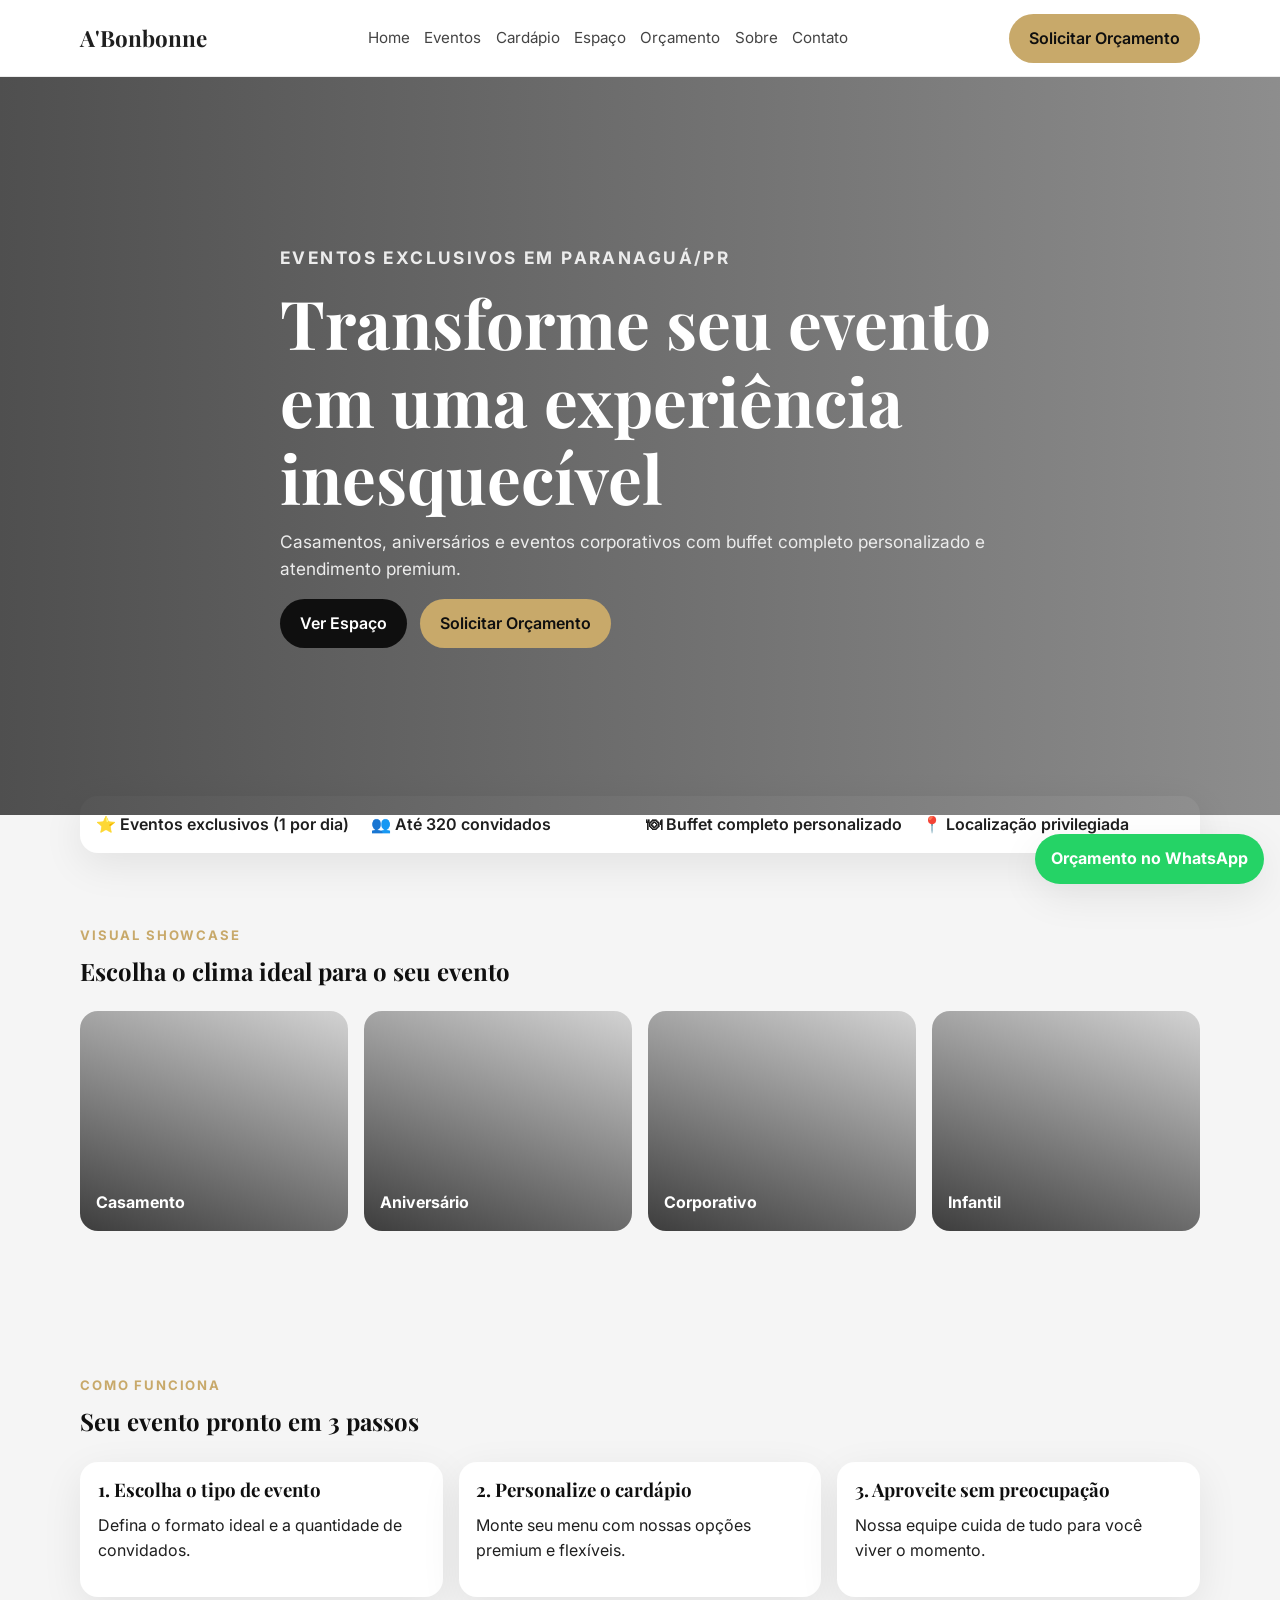
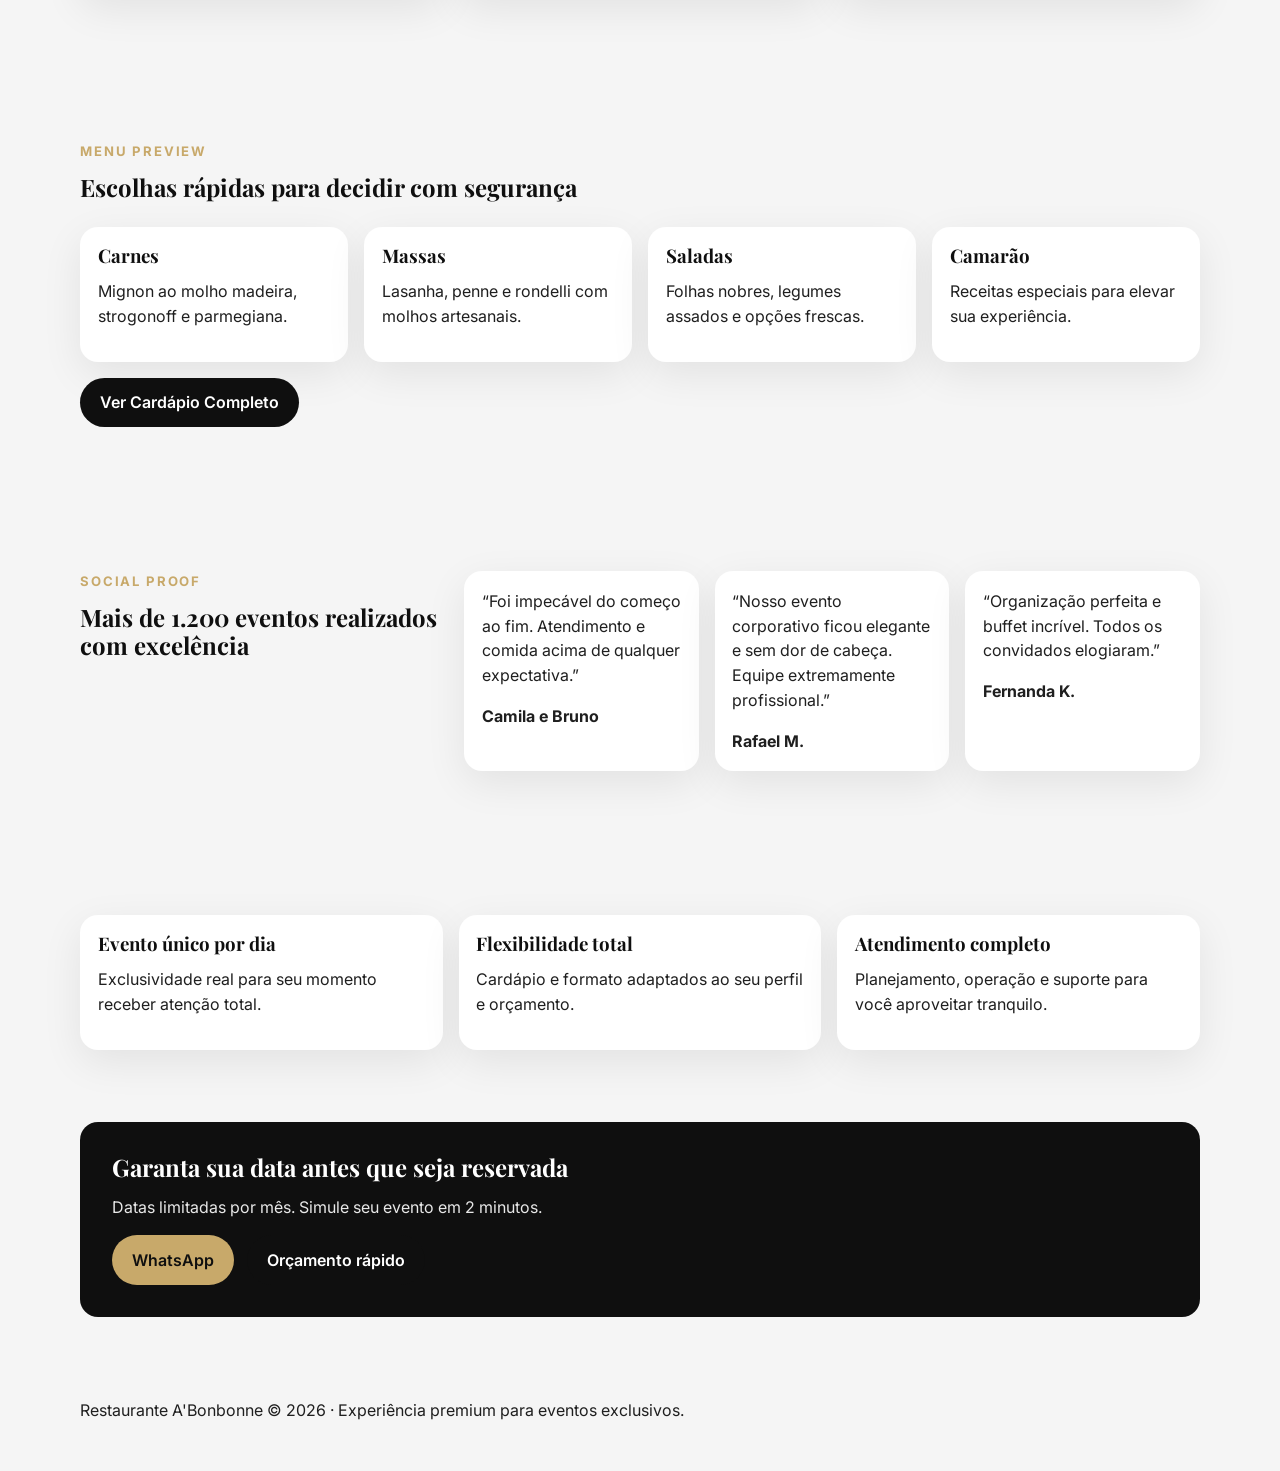
<file: index.html>
<!DOCTYPE html>
<html lang="pt-BR">
  <head>
    <meta charset="UTF-8" />
    <meta name="viewport" content="width=device-width, initial-scale=1.0" />
    <title>A'Bonbonne | Experiência premium para eventos exclusivos</title>
    <meta name="description" content="Eventos exclusivos, buffet personalizado e estrutura premium em Paranaguá/PR." />
    <link rel="preconnect" href="https://fonts.googleapis.com" />
    <link rel="preconnect" href="https://fonts.gstatic.com" crossorigin />
    <link href="https://fonts.googleapis.com/css2?family=Inter:wght@400;500;600;700&family=Playfair+Display:wght@600;700;800&display=swap" rel="stylesheet" />
    <link rel="stylesheet" href="styles.css" />
  </head>
  <body>
    <header class="site-header">
      <div class="container nav-wrap">
        <a class="brand" href="index.html">A'Bonbonne</a>
        <nav>
          <a href="index.html">Home</a>
          <a href="eventos.html">Eventos</a>
          <a href="cardapio.html">Cardápio</a>
          <a href="espaco.html">Espaço</a>
          <a href="orcamento.html">Orçamento</a>
          <a href="sobre.html">Sobre</a>
          <a href="contato.html">Contato</a>
        </nav>
        <a class="btn btn-primary" href="orcamento.html">Solicitar Orçamento</a>
      </div>
    </header>

    <main>
      <section class="hero-video">
        <div class="overlay"></div>
        <video autoplay muted loop playsinline poster="https://images.unsplash.com/photo-1519741497674-611481863552?q=80&w=1600&auto=format&fit=crop">
          <source src="https://cdn.coverr.co/videos/coverr-wedding-toast-5174/1080p.mp4" type="video/mp4" />
        </video>
        <div class="container hero-content">
          <p class="eyebrow">Eventos exclusivos em Paranaguá/PR</p>
          <h1>Transforme seu evento em uma experiência inesquecível</h1>
          <p>Casamentos, aniversários e eventos corporativos com buffet completo personalizado e atendimento premium.</p>
          <div class="hero-actions">
            <a class="btn btn-secondary" href="espaco.html">Ver Espaço</a>
            <a class="btn btn-primary" href="orcamento.html">Solicitar Orçamento</a>
          </div>
        </div>
      </section>

      <section class="trust-strip container">
        <article>⭐ Eventos exclusivos (1 por dia)</article>
        <article>👥 Até 320 convidados</article>
        <article>🍽 Buffet completo personalizado</article>
        <article>📍 Localização privilegiada</article>
      </section>

      <section class="container section">
        <div class="section-head">
          <p class="eyebrow">Visual Showcase</p>
          <h2>Escolha o clima ideal para o seu evento</h2>
        </div>
        <div class="gallery-grid">
          <a class="gallery-card" href="eventos.html#casamentos"><span>Casamento</span></a>
          <a class="gallery-card" href="eventos.html#aniversarios"><span>Aniversário</span></a>
          <a class="gallery-card" href="eventos.html#corporativo"><span>Corporativo</span></a>
          <a class="gallery-card" href="eventos.html#infantil"><span>Infantil</span></a>
        </div>
      </section>

      <section class="container section steps">
        <div class="section-head">
          <p class="eyebrow">Como funciona</p>
          <h2>Seu evento pronto em 3 passos</h2>
        </div>
        <div class="cards-3">
          <article><h3>1. Escolha o tipo de evento</h3><p>Defina o formato ideal e a quantidade de convidados.</p></article>
          <article><h3>2. Personalize o cardápio</h3><p>Monte seu menu com nossas opções premium e flexíveis.</p></article>
          <article><h3>3. Aproveite sem preocupação</h3><p>Nossa equipe cuida de tudo para você viver o momento.</p></article>
        </div>
      </section>

      <section class="container section">
        <div class="section-head">
          <p class="eyebrow">Menu preview</p>
          <h2>Escolhas rápidas para decidir com segurança</h2>
        </div>
        <div class="menu-cards">
          <article><h3>Carnes</h3><p>Mignon ao molho madeira, strogonoff e parmegiana.</p></article>
          <article><h3>Massas</h3><p>Lasanha, penne e rondelli com molhos artesanais.</p></article>
          <article><h3>Saladas</h3><p>Folhas nobres, legumes assados e opções frescas.</p></article>
          <article><h3>Camarão</h3><p>Receitas especiais para elevar sua experiência.</p></article>
        </div>
        <a class="btn btn-secondary" href="cardapio.html">Ver Cardápio Completo</a>
      </section>

      <section class="container section social-proof">
        <div>
          <p class="eyebrow">Social proof</p>
          <h2>Mais de 1.200 eventos realizados com excelência</h2>
        </div>
        <div class="testimonials">
          <article><p>“Foi impecável do começo ao fim. Atendimento e comida acima de qualquer expectativa.”</p><strong>Camila e Bruno</strong></article>
          <article><p>“Nosso evento corporativo ficou elegante e sem dor de cabeça. Equipe extremamente profissional.”</p><strong>Rafael M.</strong></article>
          <article><p>“Organização perfeita e buffet incrível. Todos os convidados elogiaram.”</p><strong>Fernanda K.</strong></article>
        </div>
      </section>

      <section class="container section differential cards-3">
        <article><h3>Evento único por dia</h3><p>Exclusividade real para seu momento receber atenção total.</p></article>
        <article><h3>Flexibilidade total</h3><p>Cardápio e formato adaptados ao seu perfil e orçamento.</p></article>
        <article><h3>Atendimento completo</h3><p>Planejamento, operação e suporte para você aproveitar tranquilo.</p></article>
      </section>

      <section class="container final-cta">
        <h2>Garanta sua data antes que seja reservada</h2>
        <p>Datas limitadas por mês. Simule seu evento em 2 minutos.</p>
        <div class="hero-actions">
          <a class="btn btn-primary" href="https://wa.me/554134222897?text=Ol%C3%A1%2C%20quero%20reservar%20uma%20data%20para%20evento" target="_blank" rel="noopener">WhatsApp</a>
          <a class="btn btn-secondary" href="orcamento.html">Orçamento rápido</a>
        </div>
      </section>
    </main>

    <a class="floating-whatsapp" href="https://wa.me/554134222897?text=Ol%C3%A1%2C%20quero%20simular%20meu%20evento" target="_blank" rel="noopener">Orçamento no WhatsApp</a>

    <footer class="site-footer">
      <div class="container">
        <p>Restaurante A'Bonbonne © 2026 · Experiência premium para eventos exclusivos.</p>
      </div>
    </footer>

    <script src="script.js"></script>
  </body>
</html>
</file>
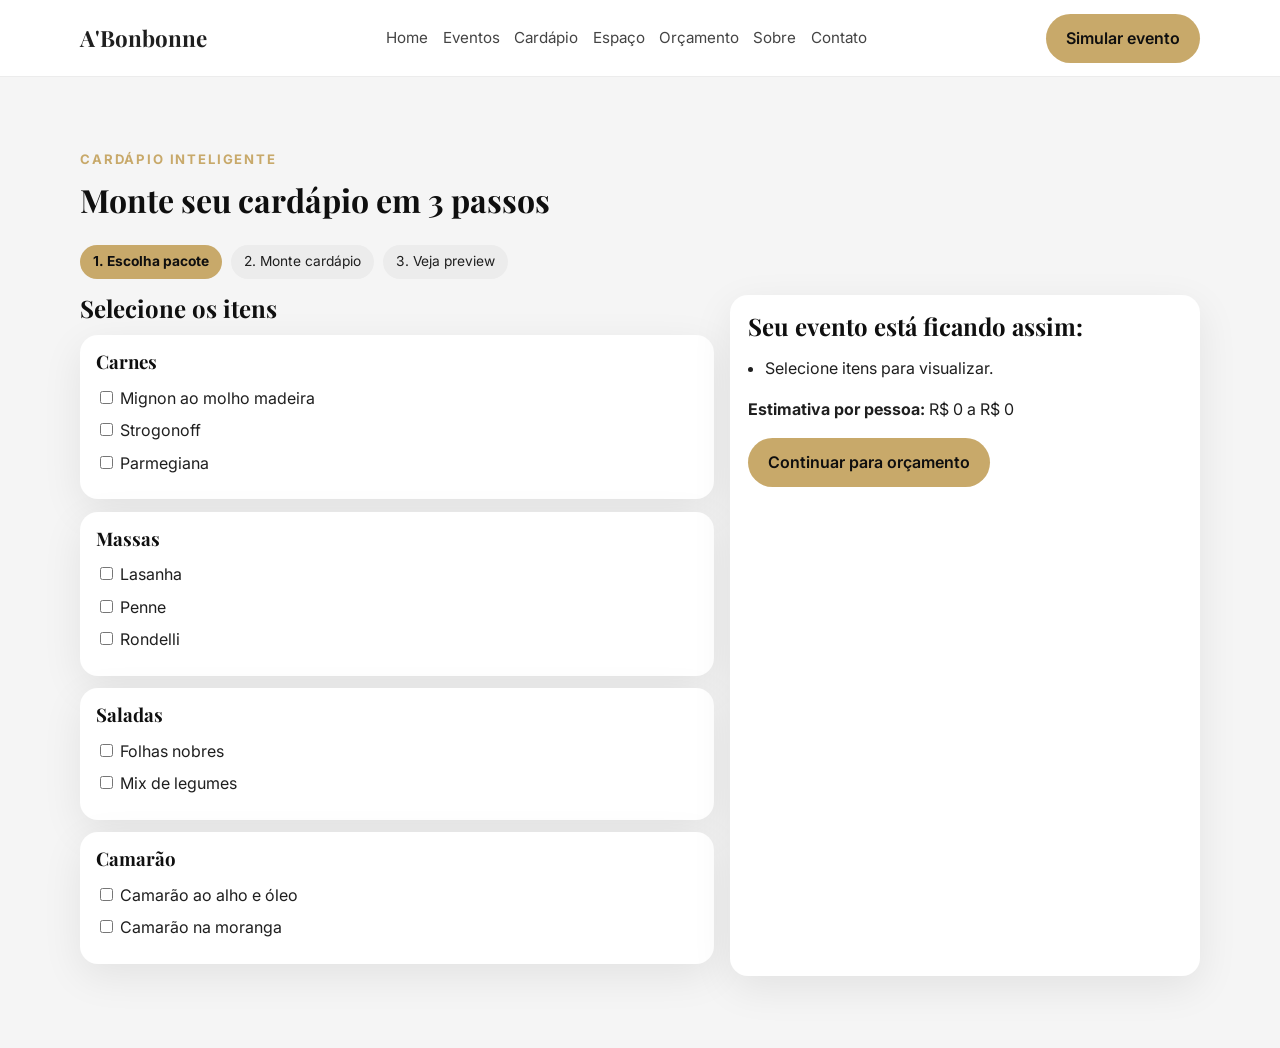
<file: cardapio.html>
<!DOCTYPE html>
<html lang="pt-BR">
  <head>
    <meta charset="UTF-8" />
    <meta name="viewport" content="width=device-width, initial-scale=1.0" />
    <title>Cardápio | A'Bonbonne</title>
    <link rel="preconnect" href="https://fonts.googleapis.com" />
    <link rel="preconnect" href="https://fonts.gstatic.com" crossorigin />
    <link href="https://fonts.googleapis.com/css2?family=Inter:wght@400;500;600;700&family=Playfair+Display:wght@600;700;800&display=swap" rel="stylesheet" />
    <link rel="stylesheet" href="styles.css" />
  </head>
  <body>
    <header class="site-header"><div class="container nav-wrap"><a class="brand" href="index.html">A'Bonbonne</a><nav><a href="index.html">Home</a><a href="eventos.html">Eventos</a><a href="cardapio.html">Cardápio</a><a href="espaco.html">Espaço</a><a href="orcamento.html">Orçamento</a><a href="sobre.html">Sobre</a><a href="contato.html">Contato</a></nav><a class="btn btn-primary" href="orcamento.html">Simular evento</a></div></header>
    <main class="container section">
      <div class="section-head"><p class="eyebrow">Cardápio inteligente</p><h1>Monte seu cardápio em 3 passos</h1></div>
      <div class="steps-indicator"><span class="active">1. Escolha pacote</span><span>2. Monte cardápio</span><span>3. Veja preview</span></div>
      <section class="menu-builder">
        <div>
          <h2>Selecione os itens</h2>
          <div class="check-group"><h3>Carnes</h3><label><input type="checkbox" data-price="42" /> Mignon ao molho madeira</label><label><input type="checkbox" data-price="34" /> Strogonoff</label><label><input type="checkbox" data-price="30" /> Parmegiana</label></div>
          <div class="check-group"><h3>Massas</h3><label><input type="checkbox" data-price="28" /> Lasanha</label><label><input type="checkbox" data-price="24" /> Penne</label><label><input type="checkbox" data-price="29" /> Rondelli</label></div>
          <div class="check-group"><h3>Saladas</h3><label><input type="checkbox" data-price="18" /> Folhas nobres</label><label><input type="checkbox" data-price="16" /> Mix de legumes</label></div>
          <div class="check-group"><h3>Camarão</h3><label><input type="checkbox" data-price="48" /> Camarão ao alho e óleo</label><label><input type="checkbox" data-price="54" /> Camarão na moranga</label></div>
        </div>
        <aside class="builder-preview">
          <h2>Seu evento está ficando assim:</h2>
          <ul id="menu-selection"><li>Selecione itens para visualizar.</li></ul>
          <p><strong>Estimativa por pessoa:</strong> <span id="price-range">R$ 0 a R$ 0</span></p>
          <a class="btn btn-primary" href="orcamento.html">Continuar para orçamento</a>
        </aside>
      </section>
    </main>
    <script src="script.js"></script>
  </body>
</html>
</file>
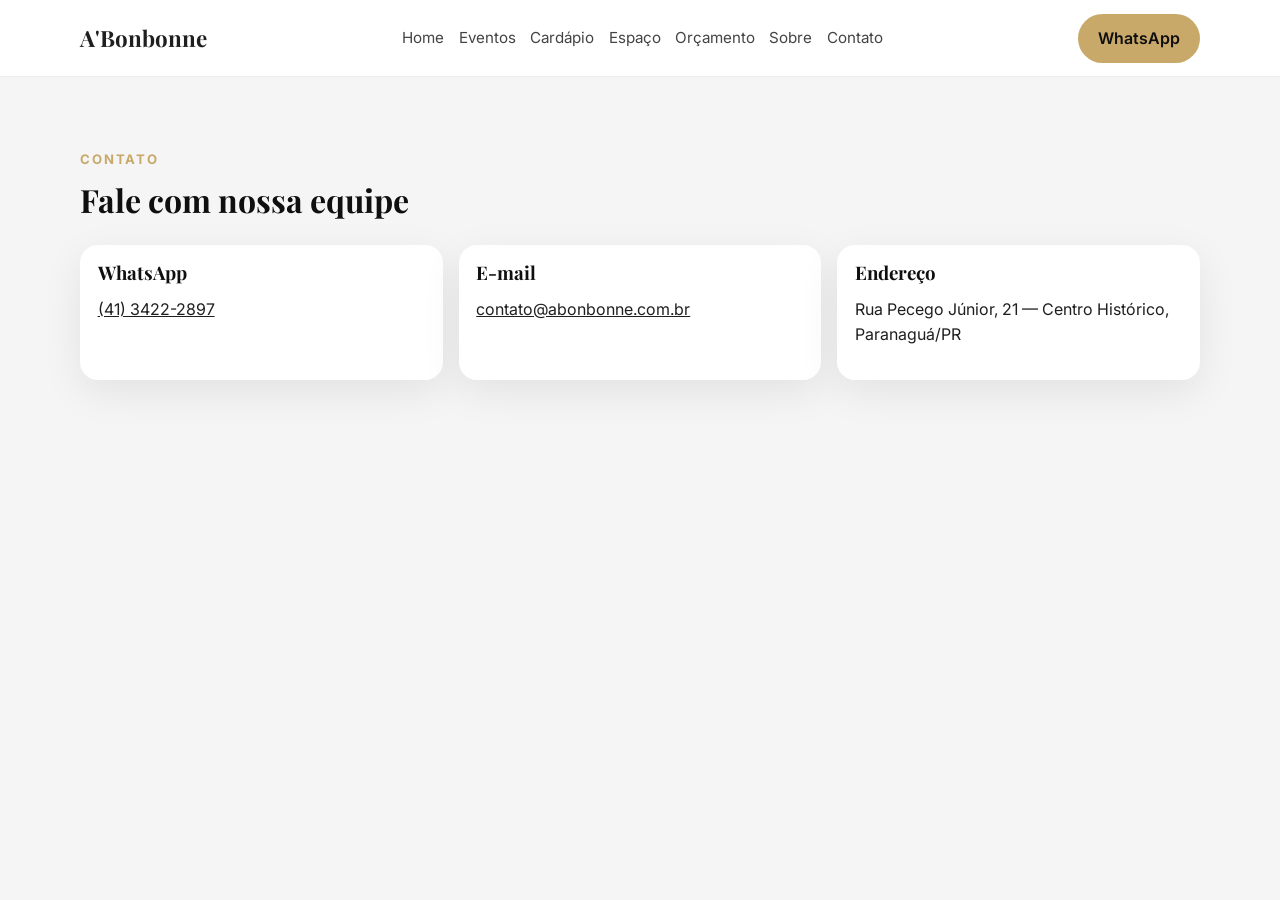
<file: contato.html>
<!DOCTYPE html>
<html lang="pt-BR">
  <head>
    <meta charset="UTF-8" />
    <meta name="viewport" content="width=device-width, initial-scale=1.0" />
    <title>Contato | A'Bonbonne</title>
    <link rel="preconnect" href="https://fonts.googleapis.com" />
    <link rel="preconnect" href="https://fonts.gstatic.com" crossorigin />
    <link href="https://fonts.googleapis.com/css2?family=Inter:wght@400;500;600;700&family=Playfair+Display:wght@600;700;800&display=swap" rel="stylesheet" />
    <link rel="stylesheet" href="styles.css" />
  </head>
  <body>
    <header class="site-header"><div class="container nav-wrap"><a class="brand" href="index.html">A'Bonbonne</a><nav><a href="index.html">Home</a><a href="eventos.html">Eventos</a><a href="cardapio.html">Cardápio</a><a href="espaco.html">Espaço</a><a href="orcamento.html">Orçamento</a><a href="sobre.html">Sobre</a><a href="contato.html">Contato</a></nav><a class="btn btn-primary" href="https://wa.me/554134222897" target="_blank" rel="noopener">WhatsApp</a></div></header>
    <main class="container section">
      <div class="section-head"><p class="eyebrow">Contato</p><h1>Fale com nossa equipe</h1></div>
      <div class="cards-3">
        <article><h3>WhatsApp</h3><p><a href="https://wa.me/554134222897" target="_blank" rel="noopener">(41) 3422-2897</a></p></article>
        <article><h3>E-mail</h3><p><a href="mailto:contato@abonbonne.com.br">contato@abonbonne.com.br</a></p></article>
        <article><h3>Endereço</h3><p>Rua Pecego Júnior, 21 — Centro Histórico, Paranaguá/PR</p></article>
      </div>
    </main>
  </body>
</html>
</file>
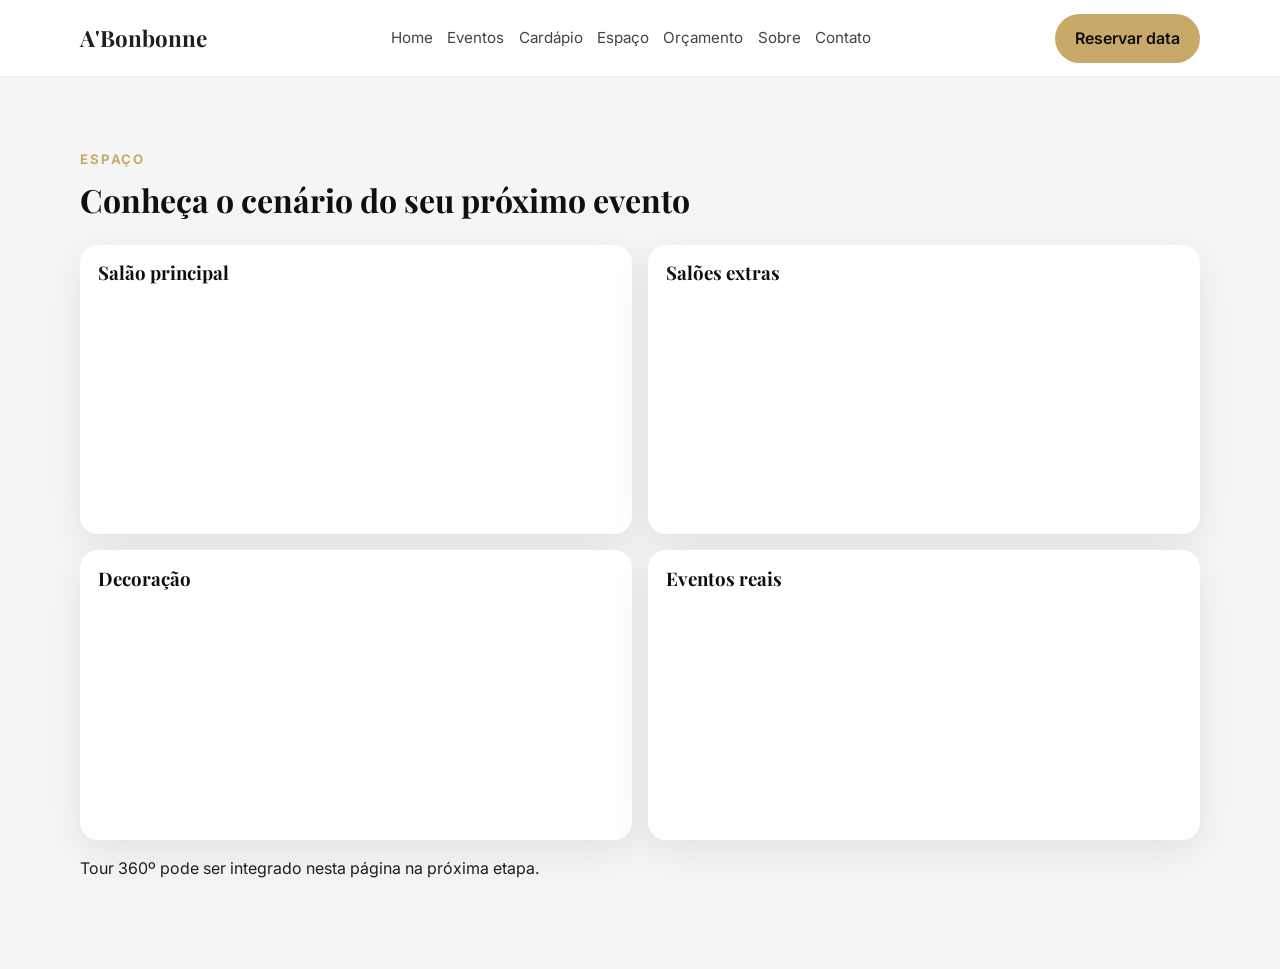
<file: espaco.html>
<!DOCTYPE html>
<html lang="pt-BR">
  <head>
    <meta charset="UTF-8" />
    <meta name="viewport" content="width=device-width, initial-scale=1.0" />
    <title>Espaço | A'Bonbonne</title>
    <link rel="preconnect" href="https://fonts.googleapis.com" />
    <link rel="preconnect" href="https://fonts.gstatic.com" crossorigin />
    <link href="https://fonts.googleapis.com/css2?family=Inter:wght@400;500;600;700&family=Playfair+Display:wght@600;700;800&display=swap" rel="stylesheet" />
    <link rel="stylesheet" href="styles.css" />
  </head>
  <body>
    <header class="site-header"><div class="container nav-wrap"><a class="brand" href="index.html">A'Bonbonne</a><nav><a href="index.html">Home</a><a href="eventos.html">Eventos</a><a href="cardapio.html">Cardápio</a><a href="espaco.html">Espaço</a><a href="orcamento.html">Orçamento</a><a href="sobre.html">Sobre</a><a href="contato.html">Contato</a></nav><a class="btn btn-primary" href="orcamento.html">Reservar data</a></div></header>
    <main class="container section">
      <div class="section-head"><p class="eyebrow">Espaço</p><h1>Conheça o cenário do seu próximo evento</h1></div>
      <div class="venue-grid">
        <article><h3>Salão principal</h3><div class="ph ph1"></div></article>
        <article><h3>Salões extras</h3><div class="ph ph2"></div></article>
        <article><h3>Decoração</h3><div class="ph ph3"></div></article>
        <article><h3>Eventos reais</h3><div class="ph ph4"></div></article>
      </div>
      <p class="tour-note">Tour 360º pode ser integrado nesta página na próxima etapa.</p>
    </main>
  </body>
</html>
</file>
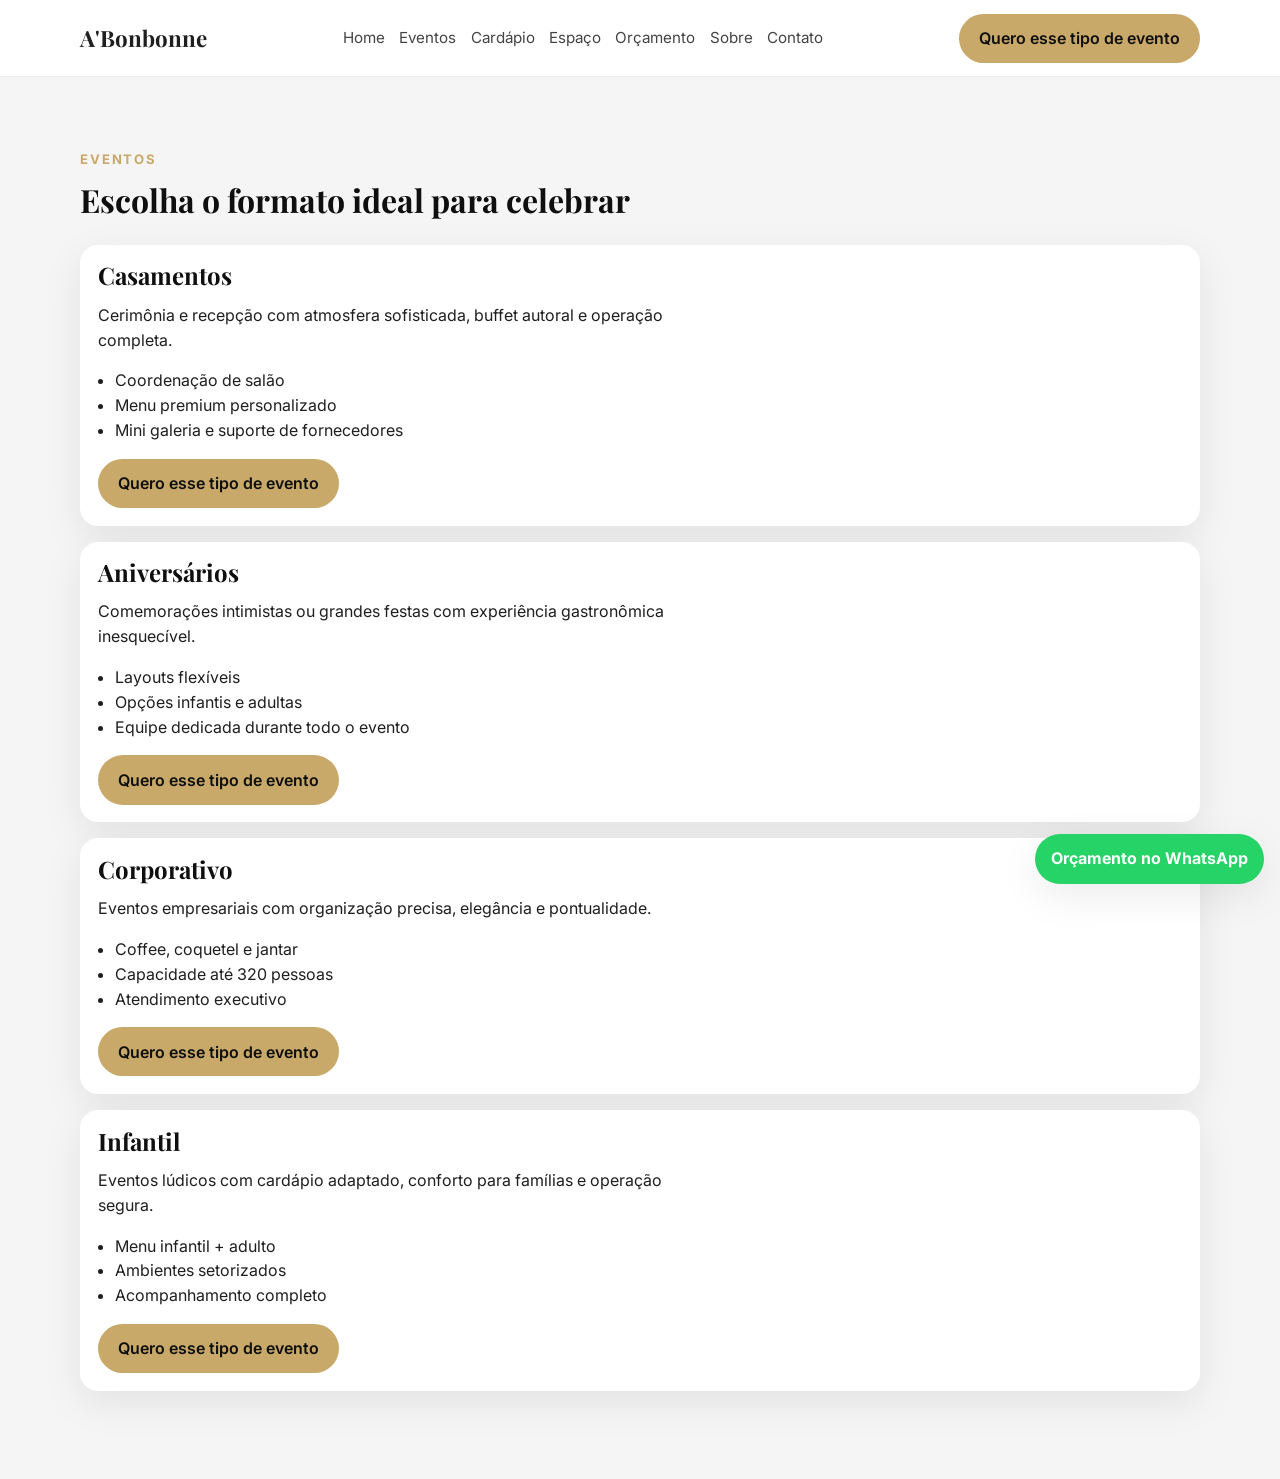
<file: eventos.html>
<!DOCTYPE html>
<html lang="pt-BR">
  <head>
    <meta charset="UTF-8" />
    <meta name="viewport" content="width=device-width, initial-scale=1.0" />
    <title>Eventos | A'Bonbonne</title>
    <link rel="preconnect" href="https://fonts.googleapis.com" />
    <link rel="preconnect" href="https://fonts.gstatic.com" crossorigin />
    <link href="https://fonts.googleapis.com/css2?family=Inter:wght@400;500;600;700&family=Playfair+Display:wght@600;700;800&display=swap" rel="stylesheet" />
    <link rel="stylesheet" href="styles.css" />
  </head>
  <body>
    <header class="site-header"><div class="container nav-wrap"><a class="brand" href="index.html">A'Bonbonne</a><nav><a href="index.html">Home</a><a href="eventos.html">Eventos</a><a href="cardapio.html">Cardápio</a><a href="espaco.html">Espaço</a><a href="orcamento.html">Orçamento</a><a href="sobre.html">Sobre</a><a href="contato.html">Contato</a></nav><a class="btn btn-primary" href="orcamento.html">Quero esse tipo de evento</a></div></header>
    <main class="container section">
      <div class="section-head"><p class="eyebrow">Eventos</p><h1>Escolha o formato ideal para celebrar</h1></div>
      <section id="casamentos" class="event-type"><div><h2>Casamentos</h2><p>Cerimônia e recepção com atmosfera sofisticada, buffet autoral e operação completa.</p><ul><li>Coordenação de salão</li><li>Menu premium personalizado</li><li>Mini galeria e suporte de fornecedores</li></ul><a class="btn btn-primary" href="orcamento.html">Quero esse tipo de evento</a></div><div class="ph ph1"></div></section>
      <section id="aniversarios" class="event-type"><div><h2>Aniversários</h2><p>Comemorações intimistas ou grandes festas com experiência gastronômica inesquecível.</p><ul><li>Layouts flexíveis</li><li>Opções infantis e adultas</li><li>Equipe dedicada durante todo o evento</li></ul><a class="btn btn-primary" href="orcamento.html">Quero esse tipo de evento</a></div><div class="ph ph2"></div></section>
      <section id="corporativo" class="event-type"><div><h2>Corporativo</h2><p>Eventos empresariais com organização precisa, elegância e pontualidade.</p><ul><li>Coffee, coquetel e jantar</li><li>Capacidade até 320 pessoas</li><li>Atendimento executivo</li></ul><a class="btn btn-primary" href="orcamento.html">Quero esse tipo de evento</a></div><div class="ph ph3"></div></section>
      <section id="infantil" class="event-type"><div><h2>Infantil</h2><p>Eventos lúdicos com cardápio adaptado, conforto para famílias e operação segura.</p><ul><li>Menu infantil + adulto</li><li>Ambientes setorizados</li><li>Acompanhamento completo</li></ul><a class="btn btn-primary" href="orcamento.html">Quero esse tipo de evento</a></div><div class="ph ph4"></div></section>
    </main>
    <a class="floating-whatsapp" href="https://wa.me/554134222897?text=Ol%C3%A1%2C%20quero%20or%C3%A7amento%20para%20um%20evento" target="_blank" rel="noopener">Orçamento no WhatsApp</a>
    <script src="script.js"></script>
  </body>
</html>
</file>
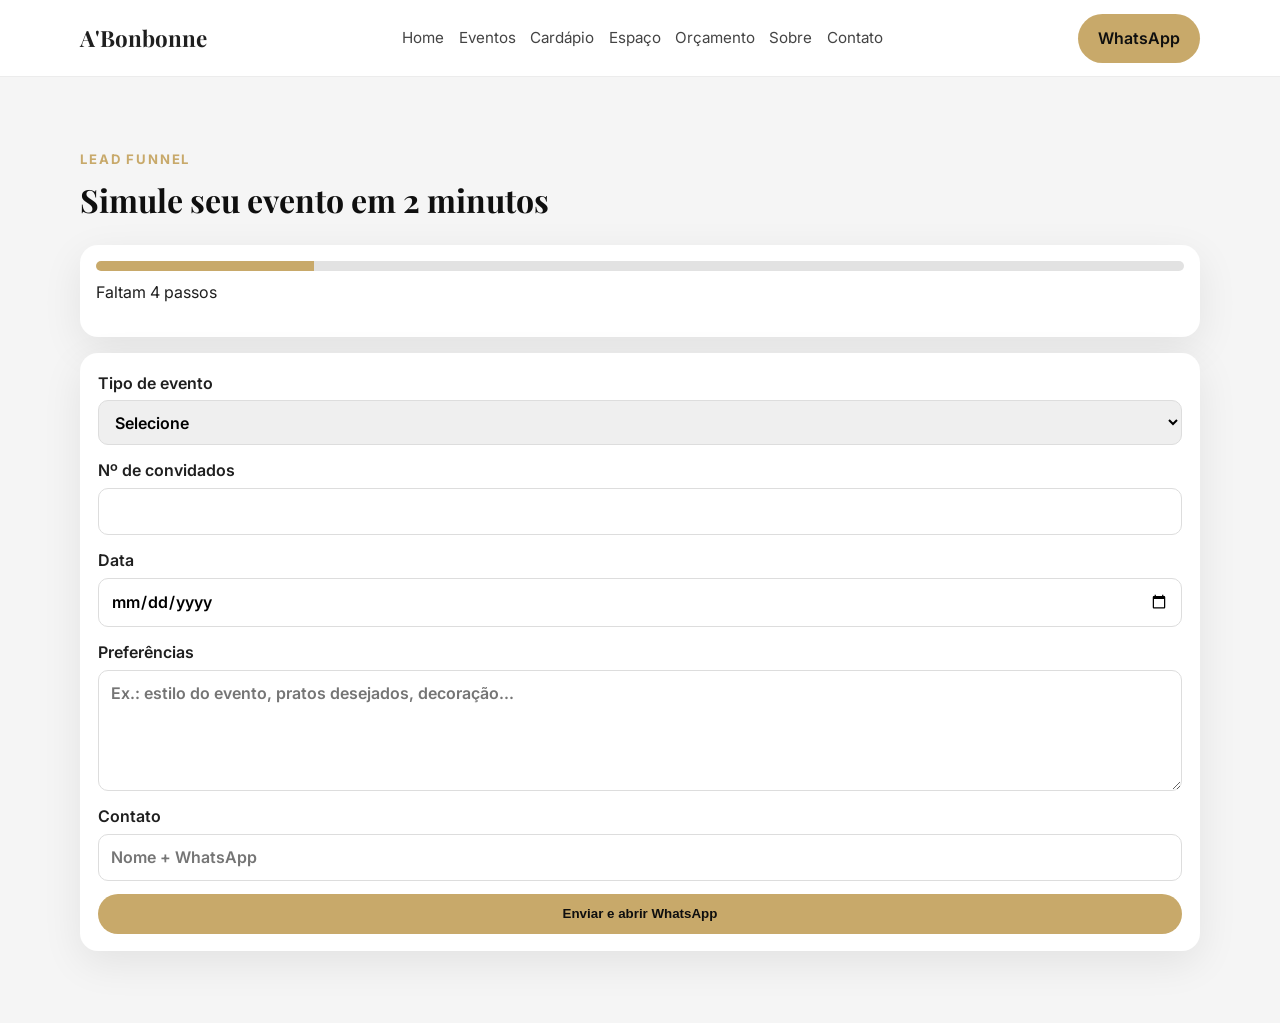
<file: orcamento.html>
<!DOCTYPE html>
<html lang="pt-BR">
  <head>
    <meta charset="UTF-8" />
    <meta name="viewport" content="width=device-width, initial-scale=1.0" />
    <title>Orçamento | A'Bonbonne</title>
    <link rel="preconnect" href="https://fonts.googleapis.com" />
    <link rel="preconnect" href="https://fonts.gstatic.com" crossorigin />
    <link href="https://fonts.googleapis.com/css2?family=Inter:wght@400;500;600;700&family=Playfair+Display:wght@600;700;800&display=swap" rel="stylesheet" />
    <link rel="stylesheet" href="styles.css" />
  </head>
  <body>
    <header class="site-header"><div class="container nav-wrap"><a class="brand" href="index.html">A'Bonbonne</a><nav><a href="index.html">Home</a><a href="eventos.html">Eventos</a><a href="cardapio.html">Cardápio</a><a href="espaco.html">Espaço</a><a href="orcamento.html">Orçamento</a><a href="sobre.html">Sobre</a><a href="contato.html">Contato</a></nav><a class="btn btn-primary" href="https://wa.me/554134222897" target="_blank" rel="noopener">WhatsApp</a></div></header>
    <main class="container section">
      <div class="section-head"><p class="eyebrow">Lead Funnel</p><h1>Simule seu evento em 2 minutos</h1></div>
      <div class="progress-wrap"><div id="lead-progress"></div><p id="lead-step-text">Falta só 1 passo</p></div>
      <form id="lead-form" class="lead-form">
        <label>Tipo de evento<select name="tipo" required><option value="">Selecione</option><option>Casamento</option><option>Aniversário</option><option>Corporativo</option><option>Infantil</option></select></label>
        <label>Nº de convidados<input type="number" name="convidados" min="20" max="320" required /></label>
        <label>Data<input type="date" name="data" required /></label>
        <label>Preferências<textarea name="preferencias" rows="4" placeholder="Ex.: estilo do evento, pratos desejados, decoração..."></textarea></label>
        <label>Contato<input type="text" name="contato" required placeholder="Nome + WhatsApp" /></label>
        <button class="btn btn-primary" type="submit">Enviar e abrir WhatsApp</button>
      </form>
      <p id="lead-confirmation" class="hidden">✅ Recebemos sua solicitação! Abrindo WhatsApp para confirmação instantânea.</p>
    </main>
    <script src="script.js"></script>
  </body>
</html>
</file>
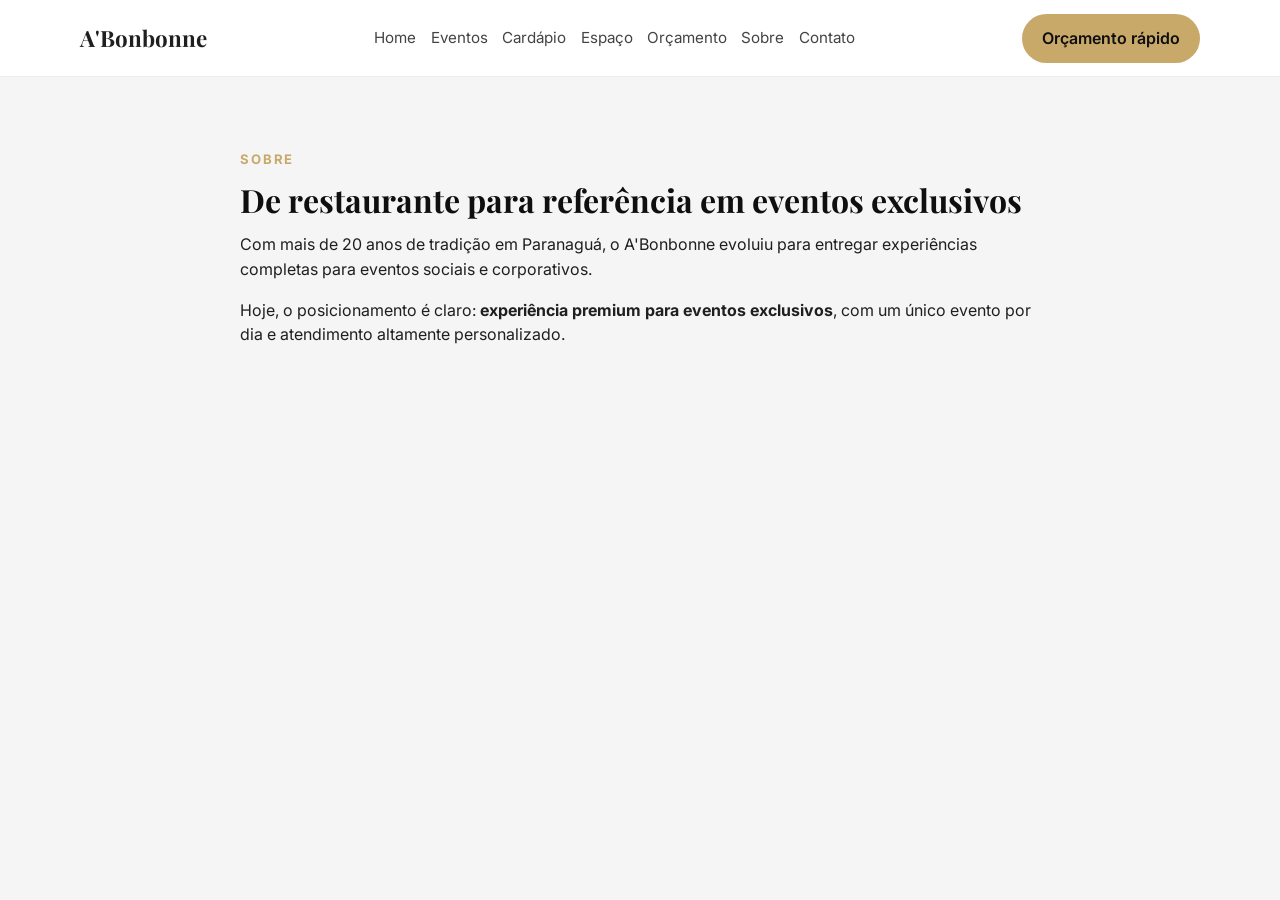
<file: sobre.html>
<!DOCTYPE html>
<html lang="pt-BR">
  <head>
    <meta charset="UTF-8" />
    <meta name="viewport" content="width=device-width, initial-scale=1.0" />
    <title>Sobre | A'Bonbonne</title>
    <link rel="preconnect" href="https://fonts.googleapis.com" />
    <link rel="preconnect" href="https://fonts.gstatic.com" crossorigin />
    <link href="https://fonts.googleapis.com/css2?family=Inter:wght@400;500;600;700&family=Playfair+Display:wght@600;700;800&display=swap" rel="stylesheet" />
    <link rel="stylesheet" href="styles.css" />
  </head>
  <body>
    <header class="site-header"><div class="container nav-wrap"><a class="brand" href="index.html">A'Bonbonne</a><nav><a href="index.html">Home</a><a href="eventos.html">Eventos</a><a href="cardapio.html">Cardápio</a><a href="espaco.html">Espaço</a><a href="orcamento.html">Orçamento</a><a href="sobre.html">Sobre</a><a href="contato.html">Contato</a></nav><a class="btn btn-primary" href="orcamento.html">Orçamento rápido</a></div></header>
    <main class="container section prose">
      <p class="eyebrow">Sobre</p>
      <h1>De restaurante para referência em eventos exclusivos</h1>
      <p>Com mais de 20 anos de tradição em Paranaguá, o A'Bonbonne evoluiu para entregar experiências completas para eventos sociais e corporativos.</p>
      <p>Hoje, o posicionamento é claro: <strong>experiência premium para eventos exclusivos</strong>, com um único evento por dia e atendimento altamente personalizado.</p>
    </main>
  </body>
</html>
</file>
<file: styles.css>
:root {
  --black: #0f0f0f;
  --white: #ffffff;
  --gold: #c8a96a;
  --light: #f5f5f5;
  --text: #1f1f1f;
  --radius: 18px;
  --shadow: 0 12px 40px rgba(15, 15, 15, 0.08);
}

* { box-sizing: border-box; }
html, body { margin: 0; padding: 0; }
body { font-family: 'Inter', sans-serif; background: var(--light); color: var(--text); line-height: 1.55; }

h1, h2, h3 { font-family: 'Playfair Display', serif; line-height: 1.15; margin: 0 0 0.8rem; color: var(--black); }
p { margin: 0 0 1rem; }
a { color: inherit; }

.container { width: min(1120px, 92%); margin: 0 auto; }
.section { padding: 4.5rem 0; }
.eyebrow { color: var(--gold); font-size: 0.82rem; letter-spacing: 0.14em; text-transform: uppercase; font-weight: 700; margin-bottom: 0.8rem; }

.site-header {
  position: sticky; top: 0; z-index: 50;
  background: rgba(255, 255, 255, 0.94);
  border-bottom: 1px solid rgba(15, 15, 15, 0.08);
  backdrop-filter: blur(8px);
}
.nav-wrap { display: flex; align-items: center; justify-content: space-between; gap: 1rem; padding: 0.85rem 0; }
.brand { font-family: 'Playfair Display', serif; text-decoration: none; font-size: 1.4rem; font-weight: 700; }
nav { display: flex; flex-wrap: wrap; gap: 0.9rem; }
nav a { text-decoration: none; font-size: 0.95rem; color: #444; }

.btn {
  border: 0; border-radius: 999px; padding: 0.76rem 1.25rem; text-decoration: none;
  font-weight: 600; display: inline-flex; align-items: center; justify-content: center;
  transition: transform .2s ease, box-shadow .2s ease;
}
.btn:hover { transform: translateY(-2px); box-shadow: var(--shadow); }
.btn-primary { background: var(--gold); color: var(--black); }
.btn-secondary { background: var(--black); color: var(--white); }

.hero-video { position: relative; min-height: 82vh; color: var(--white); display: flex; align-items: center; overflow: hidden; }
.hero-video video { position: absolute; inset: 0; width: 100%; height: 100%; object-fit: cover; }
.hero-video .overlay { position: absolute; inset: 0; background: linear-gradient(90deg, rgba(15,15,15,.72), rgba(15,15,15,.45)); }
.hero-content { position: relative; z-index: 2; max-width: 720px; }
.hero-content h1 { color: var(--white); font-size: clamp(2rem, 6vw, 4.2rem); }
.hero-content p { font-size: 1.08rem; color: #ececec; }
.hero-actions { display: flex; gap: 0.8rem; flex-wrap: wrap; margin-top: 1rem; }

.trust-strip { margin-top: -1.2rem; background: var(--white); padding: 1rem; border-radius: var(--radius); box-shadow: var(--shadow); display: grid; gap: .8rem; grid-template-columns: repeat(4, minmax(0,1fr)); }
.trust-strip article { font-weight: 600; }

.section-head { margin-bottom: 1.6rem; }
.gallery-grid { display: grid; gap: 1rem; grid-template-columns: repeat(4, minmax(0,1fr)); }
.gallery-card {
  min-height: 220px; border-radius: var(--radius); text-decoration: none; color: var(--white);
  display: flex; align-items: end; padding: 1rem; font-weight: 700;
  background: linear-gradient(20deg, rgba(15,15,15,.8), rgba(15,15,15,.15)),
    url('https://images.unsplash.com/photo-1519225421980-715cb0215aed?q=80&w=1200&auto=format&fit=crop') center/cover;
}
.gallery-card:nth-child(2) { background-image: linear-gradient(20deg, rgba(15,15,15,.8), rgba(15,15,15,.15)), url('https://images.unsplash.com/photo-1464366400600-7168b8af9bc3?q=80&w=1200&auto=format&fit=crop'); }
.gallery-card:nth-child(3) { background-image: linear-gradient(20deg, rgba(15,15,15,.8), rgba(15,15,15,.15)), url('https://images.unsplash.com/photo-1511578314322-379afb476865?q=80&w=1200&auto=format&fit=crop'); }
.gallery-card:nth-child(4) { background-image: linear-gradient(20deg, rgba(15,15,15,.8), rgba(15,15,15,.15)), url('https://images.unsplash.com/photo-1519671482749-fd09be7ccebf?q=80&w=1200&auto=format&fit=crop'); }

.cards-3, .menu-cards, .testimonials { display: grid; gap: 1rem; grid-template-columns: repeat(3, minmax(0,1fr)); }
.cards-3 article, .menu-cards article, .testimonials article, .event-type, .builder-preview, .lead-form, .venue-grid article {
  background: var(--white); border-radius: var(--radius); box-shadow: var(--shadow); padding: 1.1rem;
}
.menu-cards { grid-template-columns: repeat(4, minmax(0,1fr)); margin-bottom: 1rem; }

.social-proof { display: grid; gap: 1rem; grid-template-columns: 1fr 2fr; align-items: start; }
.final-cta { background: var(--black); color: var(--white); border-radius: var(--radius); padding: 2rem; margin-bottom: 4rem; }
.final-cta h2 { color: var(--white); }
.final-cta p { color: #e8e8e8; }

.event-type { display: grid; grid-template-columns: 1.2fr 1fr; gap: 1rem; margin-bottom: 1rem; }
.event-type ul { margin: 0 0 1rem; padding-left: 1.1rem; }
.ph { border-radius: 14px; min-height: 220px; background-size: cover; background-position: center; }
.ph1 { background-image: url('https://images.unsplash.com/photo-1511285560929-80b456fea0bc?q=80&w=1200&auto=format&fit=crop'); }
.ph2 { background-image: url('https://images.unsplash.com/photo-1527529482837-4698179dc6ce?q=80&w=1200&auto=format&fit=crop'); }
.ph3 { background-image: url('https://images.unsplash.com/photo-1561489396-888724a1543d?q=80&w=1200&auto=format&fit=crop'); }
.ph4 { background-image: url('https://images.unsplash.com/photo-1543932929-98f5306714b6?q=80&w=1200&auto=format&fit=crop'); }

.steps-indicator { display: flex; flex-wrap: wrap; gap: .6rem; margin-bottom: 1rem; }
.steps-indicator span { background: #ececec; border-radius: 999px; padding: .4rem .8rem; font-size: .86rem; }
.steps-indicator .active { background: var(--gold); color: var(--black); font-weight: 700; }
.menu-builder { display: grid; grid-template-columns: 1.35fr 1fr; gap: 1rem; }
.check-group { background: var(--white); border-radius: var(--radius); box-shadow: var(--shadow); padding: 1rem; margin-bottom: .8rem; }
.check-group label { display: block; margin: .48rem 0; }
.builder-preview ul { padding-left: 1.1rem; }

.venue-grid { display: grid; gap: 1rem; grid-template-columns: repeat(2, minmax(0,1fr)); }
.tour-note { margin-top: 1rem; }
.prose { max-width: 800px; }

.progress-wrap { background: var(--white); border-radius: var(--radius); box-shadow: var(--shadow); padding: 1rem; margin-bottom: 1rem; }
#lead-progress { height: 10px; background: linear-gradient(90deg, var(--gold) 20%, #e2e2e2 20%); border-radius: 999px; margin-bottom: 0.6rem; }
.lead-form { display: grid; gap: .8rem; }
.lead-form label { display: grid; gap: .3rem; font-weight: 600; }
.lead-form input, .lead-form select, .lead-form textarea {
  border: 1px solid #ddd; border-radius: 10px; padding: .65rem .75rem; font: inherit;
}
.hidden { display: none; }

.floating-whatsapp {
  position: fixed; right: 1rem; bottom: 1rem; z-index: 60;
  background: #25d366; color: #fff; text-decoration: none; font-weight: 700;
  padding: .8rem 1rem; border-radius: 999px; box-shadow: var(--shadow);
}
.site-footer { padding: 1.1rem 0 2rem; }

@media (max-width: 980px) {
  nav { display: none; }
  .trust-strip, .gallery-grid, .cards-3, .menu-cards, .social-proof, .testimonials, .event-type, .menu-builder, .venue-grid {
    grid-template-columns: 1fr;
  }
  .hero-video { min-height: 72vh; }
}
</file>
